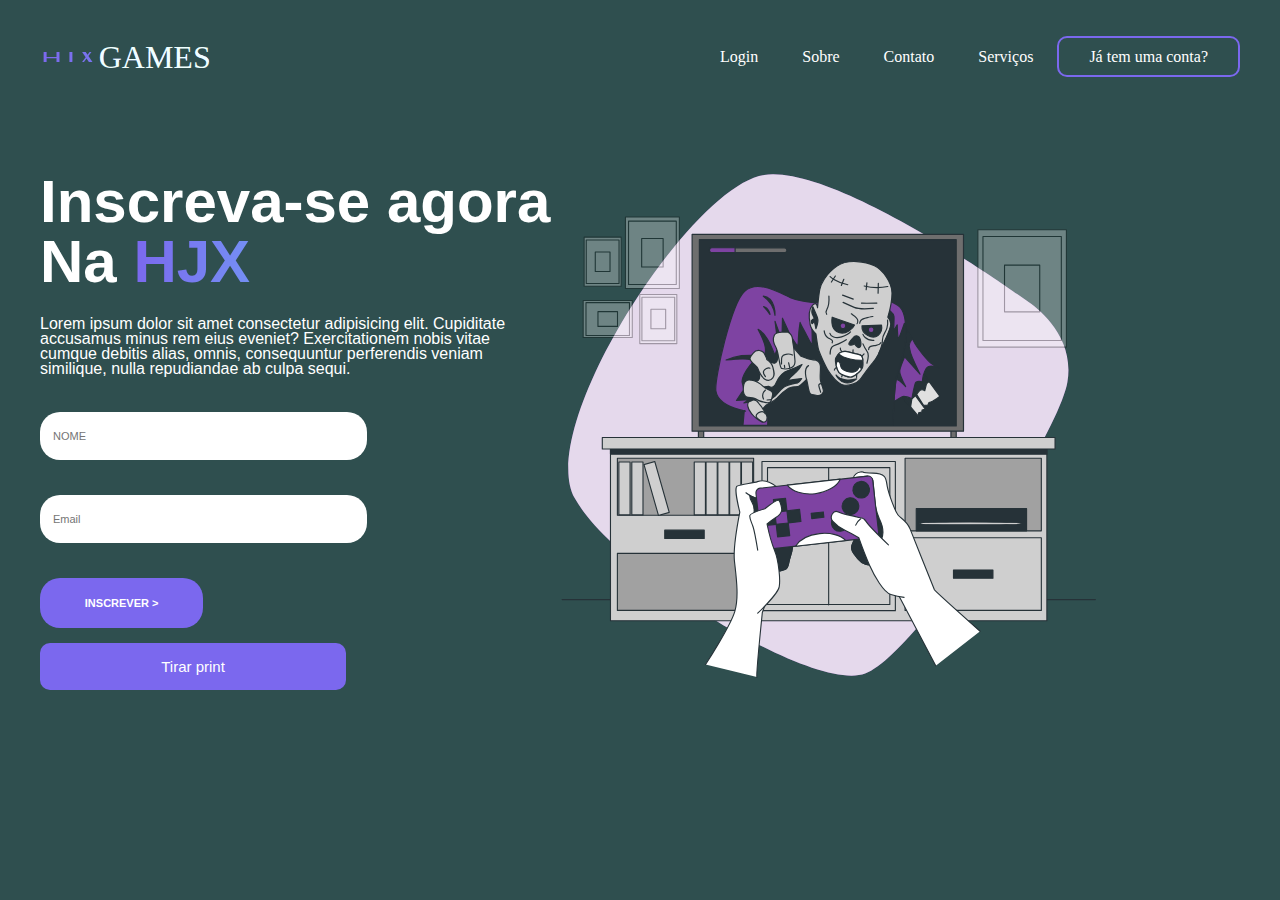
<file: index.html>
<!DOCTYPE html>
<html>

    <head>
     <meta charset="utf-8">
      <link rel="stylesheet" href="estilo.css">
      <link rel="stylesheet" href="responsive.css">
      <link rel="login"  href="login.html">
      <title>HJXGAMES</title>
       
    </head>
      
    <body>
      <header>
        <div id="cabeçalho">
          <h1 class="name">HJX<SCAN id="logo">GAMES</SCAN></h1>
        </div>

        <ul>
          <a href="login.html"><li>Login</li></a>
          <a href="sobre.html"><li>Sobre</li></a>
          <a href="contato.html"><li>Contato</li></a>
          <a href="serviço.html"><li>Serviços</li></a>
          
          <a href="Cadastro.html" id="inscreva-se"><li>Já tem uma conta?</li></a>
          
        </ul>
      

      </header>
     
      <MAIn>

        <aside>
          <h2>Inscreva-se agora</h2>
          <h2>Na <span class="logoname">HJX</span></h2>

          <p>Lorem ipsum dolor sit amet consectetur adipisicing elit. Cupiditate accusamus minus rem eius eveniet? Exercitationem nobis vitae cumque debitis alias, omnis, consequuntur perferendis veniam similique, nulla repudiandae ab culpa sequi.</p>
        
          <form >
            <input type="text" placeholder="NOME" required>
            <input type="email" placeholder="Email" required>
            <input type="submit" value="INSCREVER >">
          </form>
          <button onclick="window.print()">Tirar print</button>
        </aside>

        <article>
          <img src="horror-video-game-animate.svg" width="555px"  alt="video game">
          
        </article>
      </MAIn>

 
    </body>


</html>
</file>
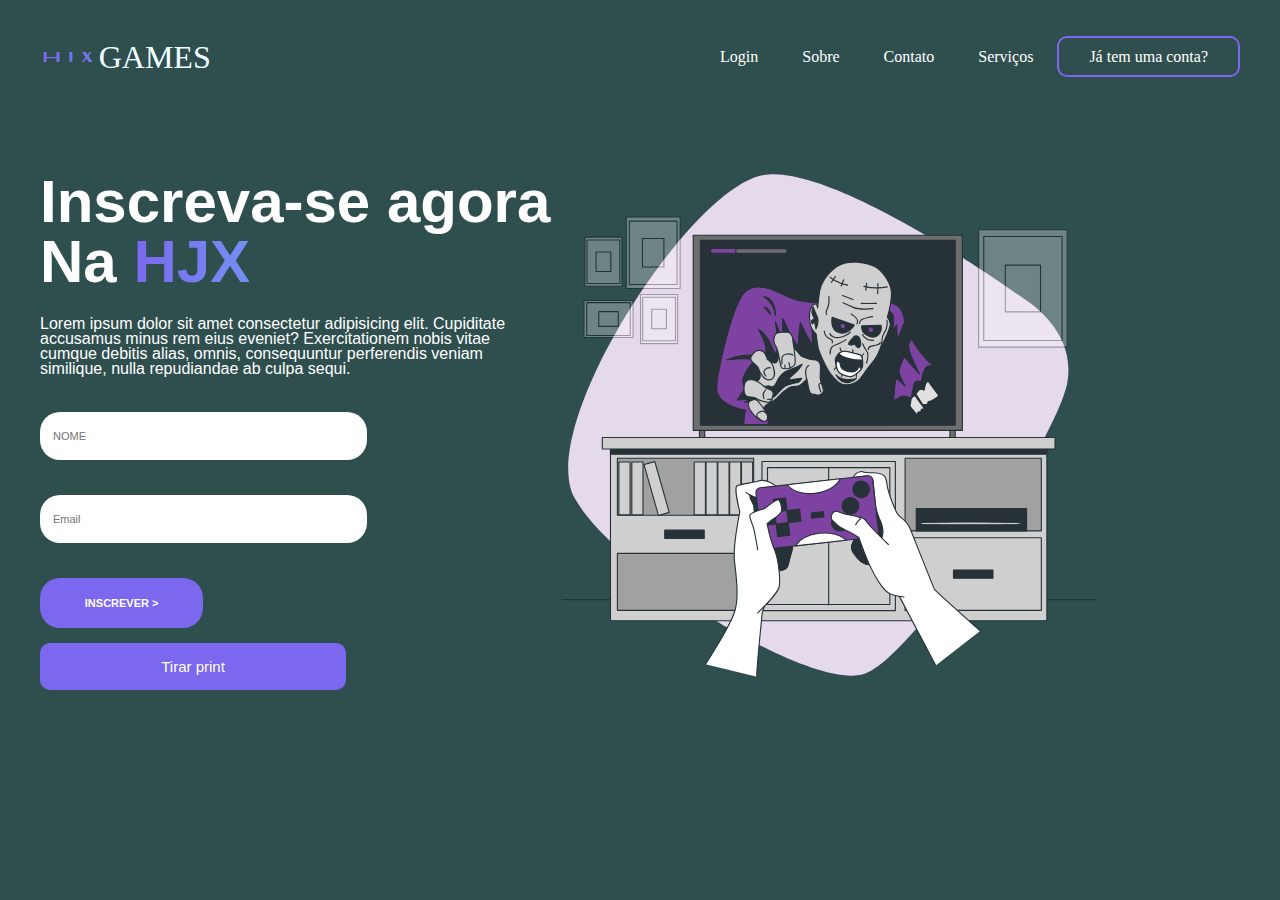
<file: Index.html>
<!DOCTYPE html>
<html>

    <head>
     <meta charset="utf-8">
      <link rel="stylesheet" href="estilo.css">
      <link rel="stylesheet" href="responsive.css">
      <link rel="login"  href="login.html">
      <title>HJXGAMES</title>
       
    </head>
      
    <body>
      <header>
        <div id="cabeçalho">
          <h1 class="logoname">HJX<SCAN id="logo">GAMES</SCAN></h1>
        </div>

        <ul>
          <a href="login.html"><li>Login</li></a>
          <a href="sobre.html"><li>Sobre</li></a>
          <a href="contato.html"><li>Contato</li></a>
          <a href="serviço.html"><li>Serviços</li></a>
          
          <a href="Cadastro.html" id="inscreva-se"><li>Já tem uma conta?</li></a>
          
        </ul>
      

      </header>
     
      <MAIn>

        <aside>
          <h2>Inscreva-se agora</h2>
          <h2>Na <span class="logoname">HJX</span></h2>

          <p>Lorem ipsum dolor sit amet consectetur adipisicing elit. Cupiditate accusamus minus rem eius eveniet? Exercitationem nobis vitae cumque debitis alias, omnis, consequuntur perferendis veniam similique, nulla repudiandae ab culpa sequi.</p>
        
          <form >
            <input type="text" placeholder="NOME" required>
            <input type="email" placeholder="Email" required>
            <input type="submit" value="INSCREVER >">
          </form>
          <button onclick="window.print()">Tirar print</button>
        </aside>

        <article>
          <img src="horror-video-game-animate.svg" width="555px"  alt="video game">
          
        </article>
      </MAIn>

 
    </body>


</html>
</file>
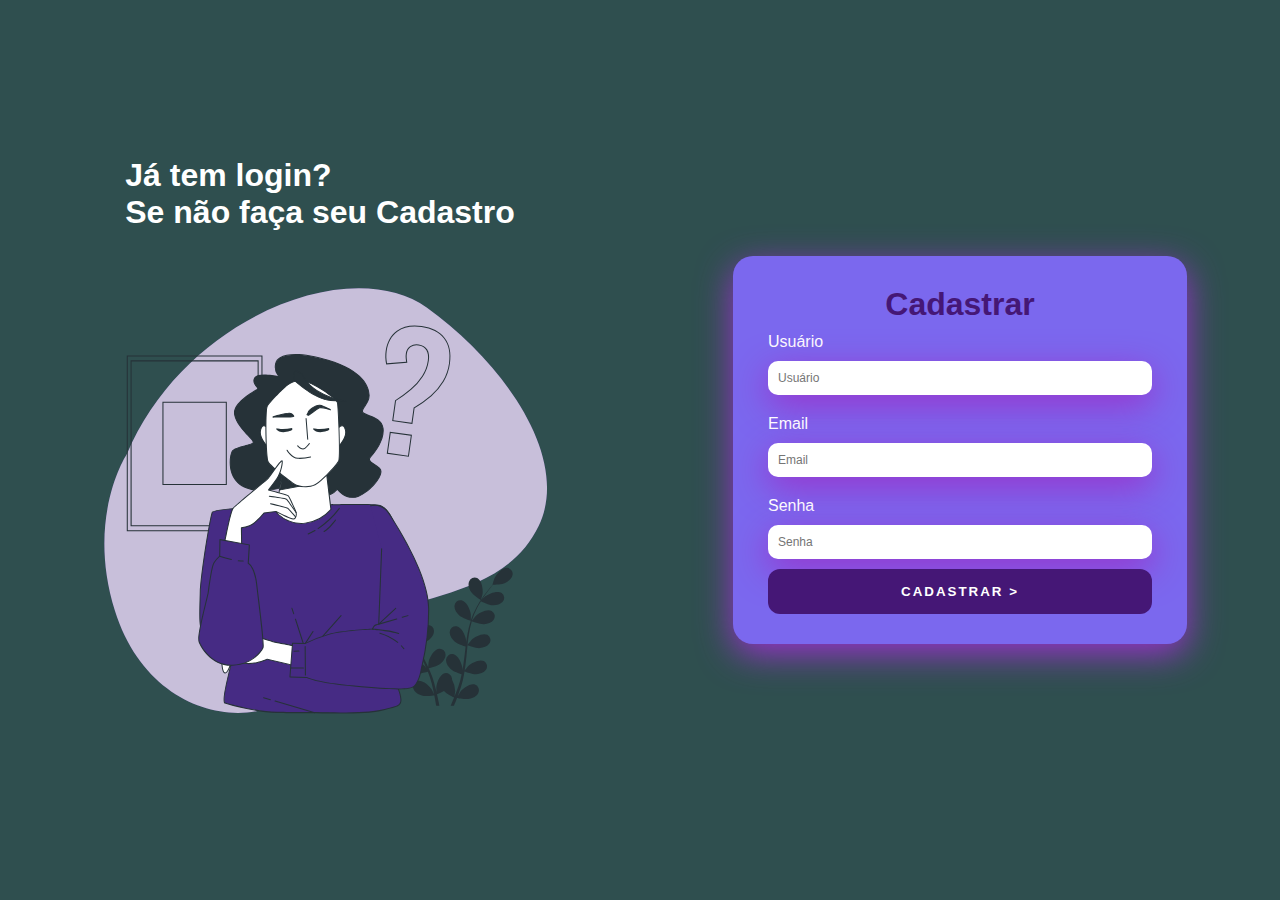
<file: Cadastro.html>
<!DOCTYPE html>
<html>

<head>
<meta charset="utf-8">
<link rel="stylesheet" href="Cadastro.css">
<title>Cadastro HJX</title>
</head>

<body>
<div class="main-login">
<div class="left-login">
    <h1>Já tem login? <br> Se não faça seu Cadastro </h1>
    
    <img src="thinking-face-animate.svg" class="left-login-img"  alt="question">
</div>

<div class="rigth-login">
    <div class="form-login">
        <h1>Cadastrar</h1>
        <div class="text-field">
            <label for="usuario">Usuário</label>
            <input type="text" name="usuario"  placeholder="Usuário" required>
        </div>
        <div class="text-field">
            <label for="usuario">Email</label>
            <input type="email" name="email"  placeholder="Email" required>
        </div>
        <div class="text-field">
            <label for="senha">Senha</label>
            <input type="password" name="senha"  placeholder="Senha" required>
        </div>
        <button class="btn-login">Cadastrar ></button>
    </div>
</div>

</div>


</body>


</html>
</file>
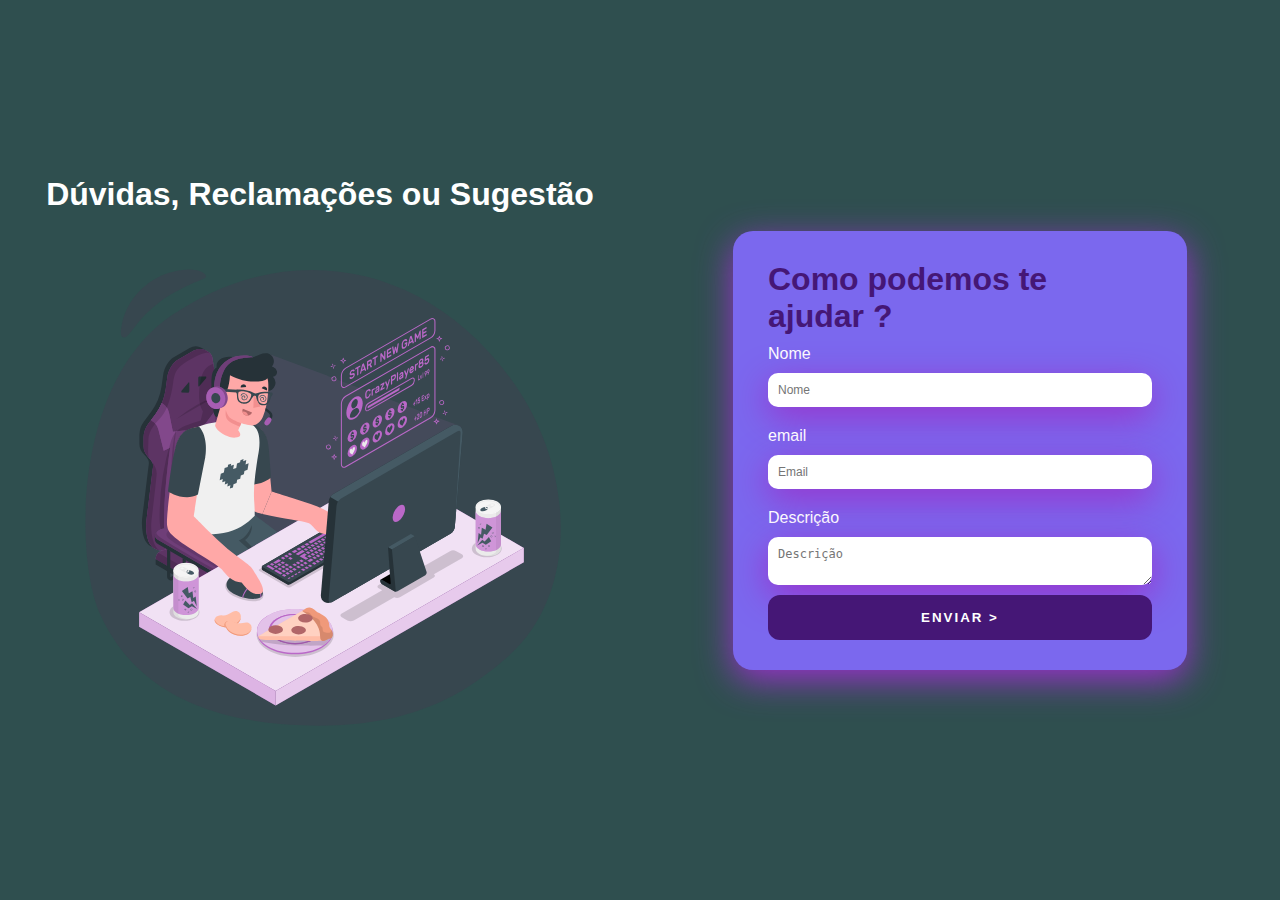
<file: contato.html>
<!DOCTYPE html>
<html>

<head>
<meta charset="utf-8">
<link rel="stylesheet" href="contato.css">
<title>Contato HJX</title>
</head>

<body>
<div class="main-login">
<div class="left-login">
    <h1>Dúvidas, Reclamações ou Sugestão</h1>
    
    <img src="online-games-addiction-animate (1).svg" class="left-login-img"  alt="atendimento">
</div>

<div class="rigth-login">
    <div class="form-login">
        <h1>Como podemos te ajudar ?</h1>
        <div class="text-field">
            <label for="usuario">Nome</label>
            <input type="text" name="name"  placeholder="Nome" required>
        </div>
        <div class="text-field">
            <label for="email">email</label>
            <input type="email" name="Email"  placeholder="Email" required>
        </div>
        <div class="text-field">
            <label for="description">Descrição</label>
            <textarea  name="Description"  placeholder="Descrição" required></textarea>
        </div>
        <button class="btn-login">Enviar ></button>
    </div>
</div>

</div>


</body>


</html>
</file>
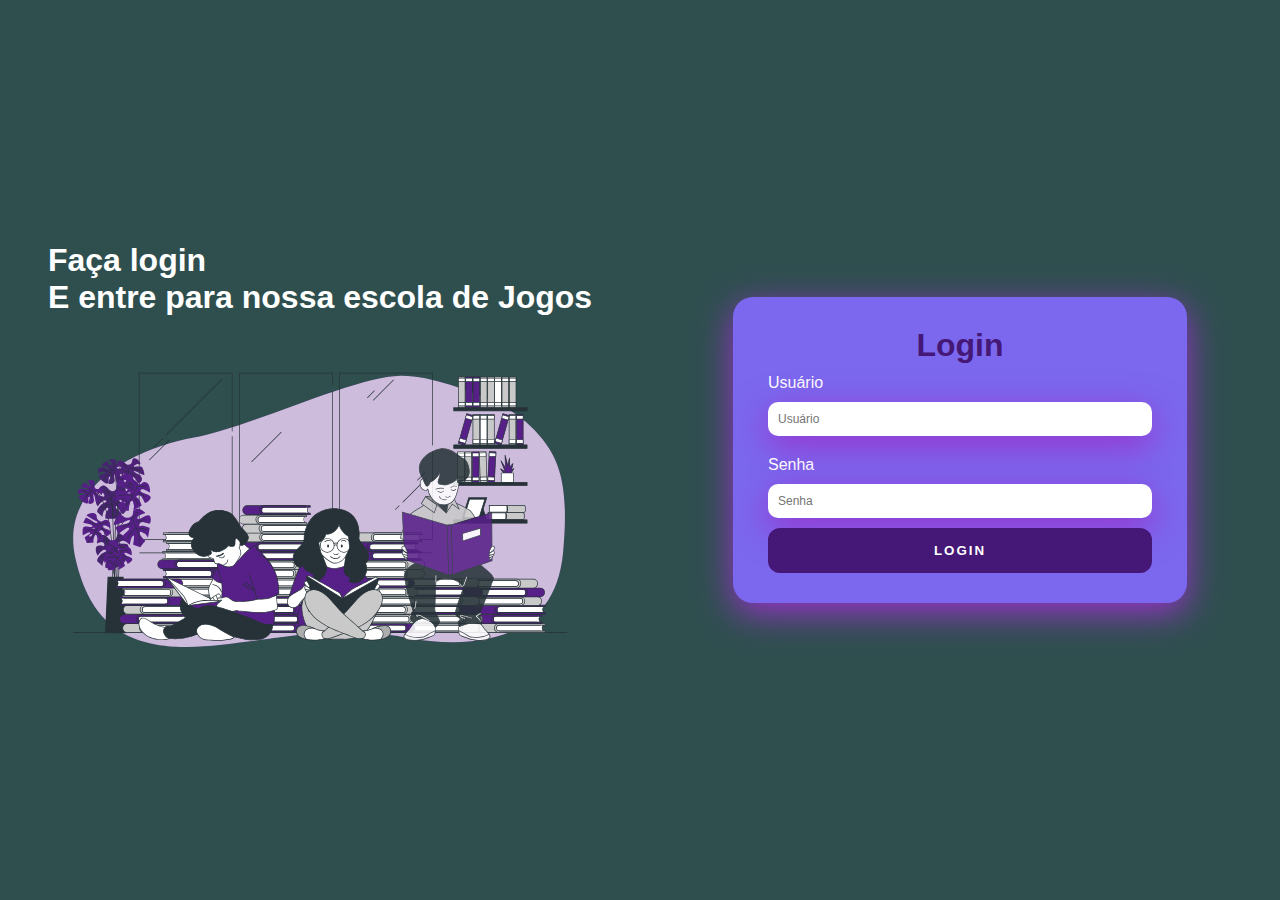
<file: login.html>
<!DOCTYPE html>
<html>

<head>
<meta charset="utf-8">
<link rel="stylesheet" href="login.css">
<title>Login HJX</title>
</head>

<body>
<div class="main-login">
<div class="left-login">
    <h1>Faça login <br> E entre para nossa escola de Jogos </h1>
    
    <img src="kids-reading-animate.svg" class="left-login-img"  alt="crianças aprendendo">
</div>

<div class="rigth-login">
    <div class="form-login">
        <h1>Login</h1>
        <div class="text-field">
            <label for="usuario">Usuário</label>
            <input type="text" name="usuario"  placeholder="Usuário" required>
        </div>
        <div class="text-field">
            <label for="senha">Senha</label>
            <input type="password" name="senha"  placeholder="Senha" required>
        </div>
        <button class="btn-login">Login</button>
    </div>
</div>

</div>


</body>


</html>
</file>
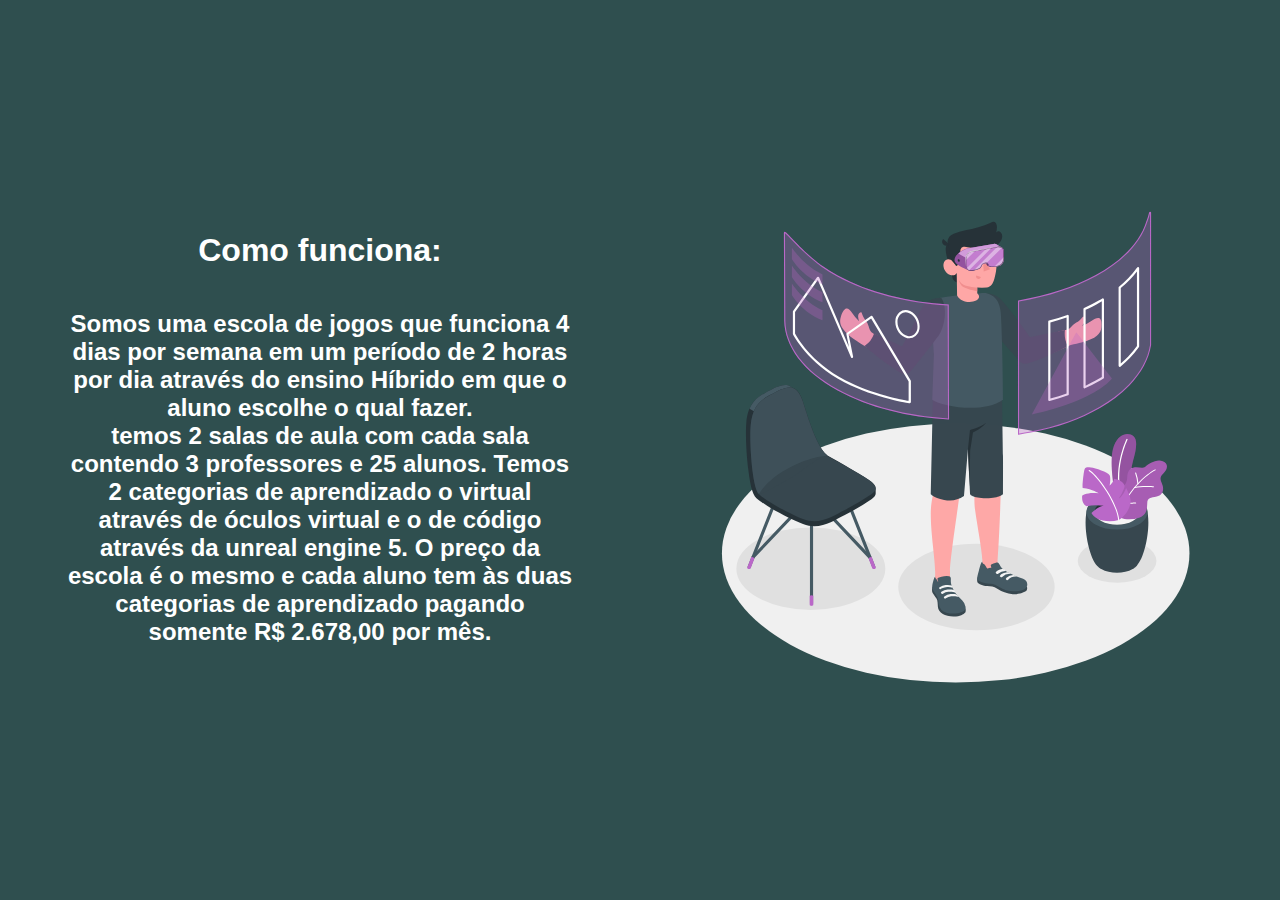
<file: serviço.html>
<!DOCTYPE html>
<html>

<head>
<meta charset="utf-8">
<link rel="stylesheet" href="sobre.css">
<title>Serviços HJX</title>
</head>

<body>
<div class="main-login">
<div class="left-login">
    <h1>Como funciona: </h1>
    <h2 id="textin">Somos uma escola de jogos que funciona 4 dias por semana em um período de 2 horas por dia através do ensino Híbrido em que o aluno escolhe o qual fazer. <br>
    temos 2 salas de aula com cada sala contendo 3 professores e 25 alunos. Temos 2 categorias de aprendizado o virtual através de óculos virtual e o de código através da unreal engine 5. O preço da escola é o mesmo e cada aluno tem às duas categorias de aprendizado pagando somente R$ 2.678,00 por mês.
    </h2>
    
</div>

<div class="rigth-login">
    <img src="virtual-reality-animate.svg" class="rigth-login-img"  alt="virtual">

</div>


</body>


</html>
</file>
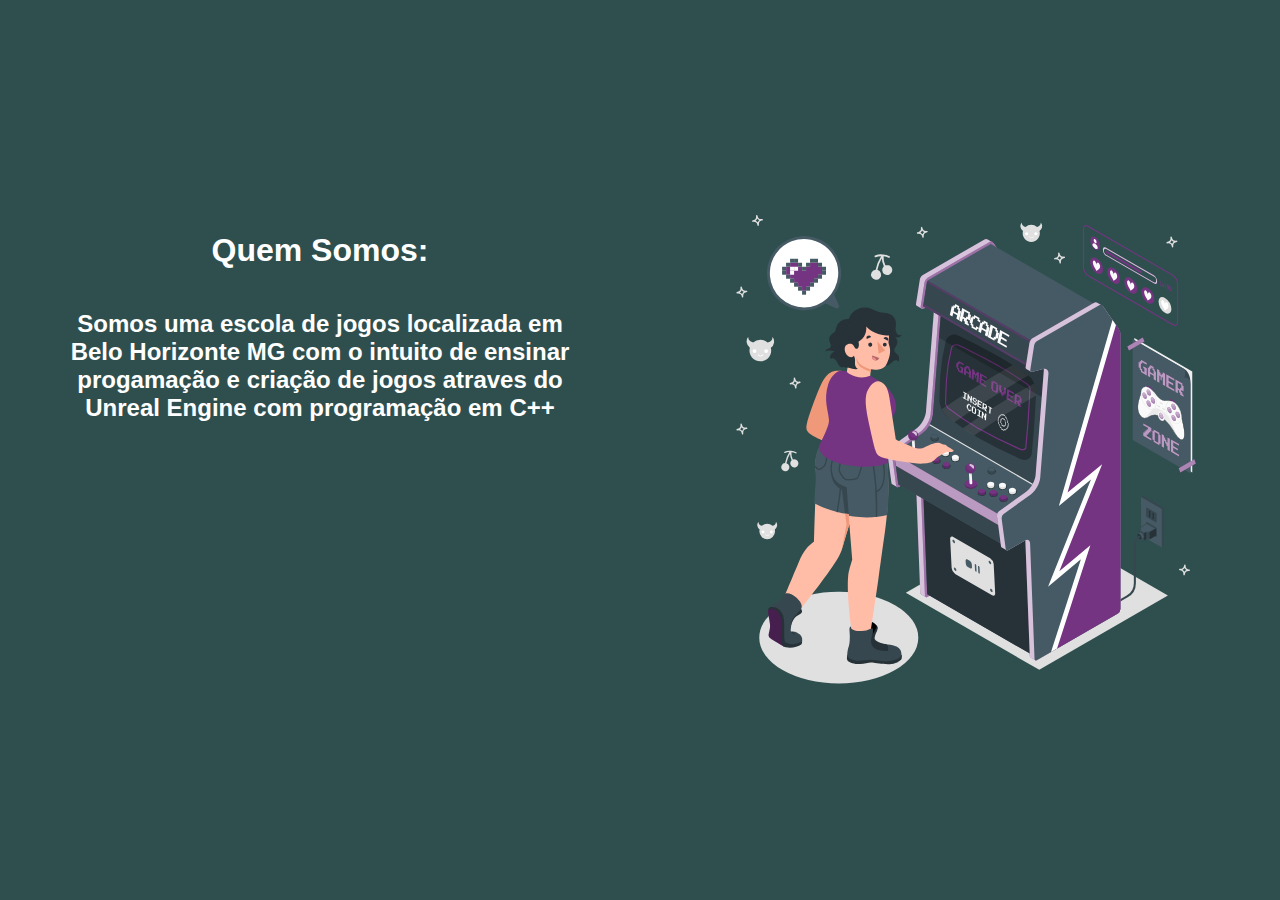
<file: sobre.html>
<!DOCTYPE html>
<html>

<head>
<meta charset="utf-8">
<link rel="stylesheet" href="sobre.css">
<title>Sobre HJX</title>
</head>

<body>
<div class="main-login">
<div class="left-login">
    <h1>Quem Somos: </h1>
    <h2 id="textin">Somos uma escola de jogos localizada em Belo Horizonte MG com o intuito de ensinar progamação e criação de jogos atraves do Unreal Engine com programação em C++</h2>
    
</div>

<div class="rigth-login">
    <img src="arcade-machine-animate (1).svg" class="rigth-login-img"  alt="Arcade">

</div>


</body>


</html>
</file>
<file: estilo.css>
body{
    background-color: darkslategrey;
    color: white;
    font-family: 'Times New Roman', Times, serif;
    max-width: 1200px;
    margin: 0 auto;
    padding: 12px;
}

header{
    display: flex;
    flex-direction: row;
    justify-content: space-between;
    align-items: center;

}

.logoname{
   color: transparent;
   background: linear-gradient(90deg, rgba(123,104,238,1) 0%, rgba(103,221,255,1) 100%);
   background-size: 300% 300%;
   -webkit-background-clip: text;
    background-clip: text;
    animation: gradient 5s ease infinite;
}
@keyframes gradient {
    0% {
        background-position: 0 50%;
    }
    50% {
        background-position: 50% 100%;
    }
    100% {
        background-position: 0 50%;
    }
}
#logo{
    color: azure;
}

.name{
color: transparent;
   background: linear-gradient(90deg, rgba(123,104,238,1) 0%, rgba(103,221,255,1) 100%);
   background-size: 300% 300%;
   -webkit-background-clip: text;
    background-clip: text;
    animation: gradient 5s ease infinite;
}


#cabeçalho{
    flex-direction: column;
    line-height: 10px;
}
li{
    display: inline-block;
    margin: 20px;
}
h1{
    font-weight: 200;
}
main{
    display: flex;
    flex-direction: row;
    margin-top: 45px;
}

h2{
    font-size: 60px;
    line-height: 10px;
    font-family: 'Trebuchet MS', 'Lucida Sans Unicode', 'Lucida Grande', 'Lucida Sans', Arial, sans-serif;
    font-weight: bolder;
}

p{
    line-height: 15px;
    max-width: 500px;
    font-family: 'Gill Sans', 'Gill Sans MT', Calibri, 'Trebuchet MS', sans-serif;
}
a{
    color: white;
    
}

a:hover{
   color: mediumslateblue;
   
   transition: 0.3s all;

}
#inscreva-se{
    border: 2px solid mediumslateblue;
    border-radius: 10px;
    padding: 10px;
}

#inscreva-se:hover{
    background-color: mediumslateblue;
    color: white;
    transition: 0.3ms all;
}

form{
    display: flex;
    flex-direction: column;
    width: 64%;
}

input{
    margin-top: 20px;
    margin-bottom: 15px;
    height: 22px;
    padding: 13px;
    border-radius: 20px;
    border: none;
    font-size: 11px;
}
form [type="submit"]{
    background-color: mediumslateblue;
    height: 50px;
    width: 50%;
    color: white;
    font-weight: bold;
}
form [type="submit"]:hover{
    cursor: pointer;
}
button{
    background-color: mediumslateblue;
    color: white;
    font-size: 10px;
    border-radius: 10px;
    border: none;
    font-size: 15px;
    width: 60%;
    padding: 15px;
    
}
button:hover{
    
    transition: 1s;
    cursor: pointer;
    letter-spacing: 5px;
}
</file>
<file: responsive.css>
@media screen and(max-width:760px){

    header{
        flex-direction: column;
    }

    main{
        flex-direction: column;
    }

    h2{
        font-size: 34px;
    }

    form{
        margin: 0 auto;
    }

    input{
        align-self: center ;
    
    }

    img{
        margin-top: 40px;
        width: 320px;
    }
}
</file>
<file: Cadastro.css>
@import url('https://fonts.googleapis.com/css2?family=Koulen&family=Open+Sans:wght@400;700&display=swap');

body{
    margin: 0;
    background-color: darkslategrey;
    font-family: 'Noto Sans', sans-serif;
}
   

.main-login{
   width: 100vw; 
   height: 100vh; 
   display: flex;
   justify-content: center;
   align-items: center;


}   

.left-login{
    width: 50vw;
    height: 100vh;
    display: flex;
   justify-content: center;
   align-items: center;
   flex-direction: column;
   
}

.left-login > h1{
    color: white;

}
.left-login> details{
    color: white;
}

.left-login-img{
width: 40vw;
}


.rigth-login{
    width: 50vw;
    height: 100vh;
    display: flex;
   justify-content: center;
   align-items: center;
   
}

.form-login{
    width: 60%;
    display: flex;
    justify-content: center;
    align-items: center;
    flex-direction: column;
    padding: 30px 35px;
    background-color: mediumslateblue;
    border-radius: 20px;
    box-shadow: 0 10px 35px darkorchid;

}

.form-login>h1{
    color: #451776;
    font-weight: 650;
    margin: 0;

}

.text-field{
    width: 100%;
    display: flex;
    flex-direction: column;
    align-items: flex-start;
    justify-content: center;
    margin: 10px 0;

}
.text-field> input{

    width: 100%;
    border: none;
    border-radius: 10px;
    padding: 10px;
    background: white;
    color: #451776;
    font-size: 12px;
    box-shadow: 0 10px 35px darkorchid;
    outline: none;
    box-sizing: border-box;
}

.text-field>label{
    color: white;
    margin-bottom: 10px;
    
}

text-field>input::placeholder{
color: #451776;
}

.btn-login{
    width: 100%;
    padding: 15px 0px;
    border: none;
    border-radius: 12px;
    outline: none;
    text-transform: uppercase;
    font-weight: 800;
    letter-spacing: 2px;
    color: white;
    background: #451776;
    cursor: pointer;
}
</file>
<file: contato.css>
@import url('https://fonts.googleapis.com/css2?family=Koulen&family=Open+Sans:wght@400;700&display=swap');

body{
    margin: 0;
    background-color: darkslategrey;
    font-family: 'Noto Sans', sans-serif;
}
   

.main-login{
   width: 100vw; 
   height: 100vh; 
   display: flex;
   justify-content: center;
   align-items: center;


}   

.left-login{
    width: 50vw;
    height: 100vh;
    display: flex;
   justify-content: center;
   align-items: center;
   flex-direction: column;
   
}

.left-login > h1{
    color: white;

}
.left-login> details{
    color: white;
}

.left-login-img{
width: 40vw;
}


.rigth-login{
    width: 50vw;
    height: 100vh;
    display: flex;
   justify-content: center;
   align-items: center;
   
}

.form-login{
    width: 60%;
    display: flex;
    justify-content: center;
    align-items: center;
    flex-direction: column;
    padding: 30px 35px;
    background-color: mediumslateblue;
    border-radius: 20px;
    box-shadow: 0 10px 35px darkorchid;

}

.form-login>h1{
    color: #451776;
    font-weight: 650;
    margin: 0;

}

.text-field{
    width: 100%;
    display: flex;
    flex-direction: column;
    align-items: flex-start;
    justify-content: center;
    margin: 10px 0;

}
.text-field> input{

    width: 100%;
    border: none;
    border-radius: 10px;
    padding: 10px;
    background: white;
    color: #451776;
    font-size: 12px;
    box-shadow: 0 10px 35px darkorchid;
    outline: none;
    box-sizing: border-box;
}

.text-field>label{
    color: white;
    margin-bottom: 10px;
    
}

text-field>input::placeholder{
color: #451776;
}

.btn-login{
    width: 100%;
    padding: 15px 0px;
    border: none;
    border-radius: 12px;
    outline: none;
    text-transform: uppercase;
    font-weight: 800;
    letter-spacing: 2px;
    color: white;
    background: #451776;
    cursor: pointer;
}
.text-field> textarea{

    width: 100%;
    border: none;
    border-radius: 10px;
    padding: 10px;
    background: white;
    color: #451776;
    font-size: 12px;
    box-shadow: 0 10px 35px darkorchid;
    outline: none;
    box-sizing: border-box;
}
</file>
<file: login.css>
@import url('https://fonts.googleapis.com/css2?family=Koulen&family=Open+Sans:wght@400;700&display=swap');

body{
    margin: 0;
    background-color: darkslategrey;
    font-family: 'Noto Sans', sans-serif;
}
   

.main-login{
   width: 100vw; 
   height: 100vh; 
   display: flex;
   justify-content: center;
   align-items: center;


}   

.left-login{
    width: 50vw;
    height: 100vh;
    display: flex;
   justify-content: center;
   align-items: center;
   flex-direction: column;
   
}

.left-login > h1{
    color: white;

}
.left-login> details{
    color: white;
}

.left-login-img{
width: 40vw;
}


.rigth-login{
    width: 50vw;
    height: 100vh;
    display: flex;
   justify-content: center;
   align-items: center;
   
}

.form-login{
    width: 60%;
    display: flex;
    justify-content: center;
    align-items: center;
    flex-direction: column;
    padding: 30px 35px;
    background-color: mediumslateblue;
    border-radius: 20px;
    box-shadow: 0 10px 35px darkorchid;

}

.form-login>h1{
    color: #451776;
    font-weight: 650;
    margin: 0;

}

.text-field{
    width: 100%;
    display: flex;
    flex-direction: column;
    align-items: flex-start;
    justify-content: center;
    margin: 10px 0;

}
.text-field> input{

    width: 100%;
    border: none;
    border-radius: 10px;
    padding: 10px;
    background: white;
    color: #451776;
    font-size: 12px;
    box-shadow: 0 10px 35px darkorchid;
    outline: none;
    box-sizing: border-box;
}

.text-field>label{
    color: white;
    margin-bottom: 10px;
    
}

text-field>input::placeholder{
color: #451776;
}

.btn-login{
    width: 100%;
    padding: 15px 0px;
    border: none;
    border-radius: 12px;
    outline: none;
    text-transform: uppercase;
    font-weight: 800;
    letter-spacing: 2px;
    color: white;
    background: #451776;
    cursor: pointer;
}
</file>
<file: sobre.css>
@import url('https://fonts.googleapis.com/css2?family=Koulen&family=Open+Sans:wght@400;700&display=swap');

body{
    margin: 0;
    background-color: darkslategrey;
    font-family: 'Noto Sans', sans-serif;
}
   

.main-login{
   width: 100vw; 
   height: 100vh; 
   display: flex;
   justify-content: center;
   align-items: center;


}   

.left-login{
    width: 50vw;
    height: 100vh;
    display: flex;
   justify-content: center;
   align-items: center;
   flex-direction: column;
   
}

.left-login > h1{
    color: white;

}
.left-login> h2{
    color: white;
    text-align: center;
    width: 40vw;
    height: 40vh;
}

.rigth-login-img{
width: 40vw;
}


.rigth-login{
    width: 50vw;
    height: 100vh;
    display: flex;
   justify-content: center;
   align-items: center;
   
}
</file>
